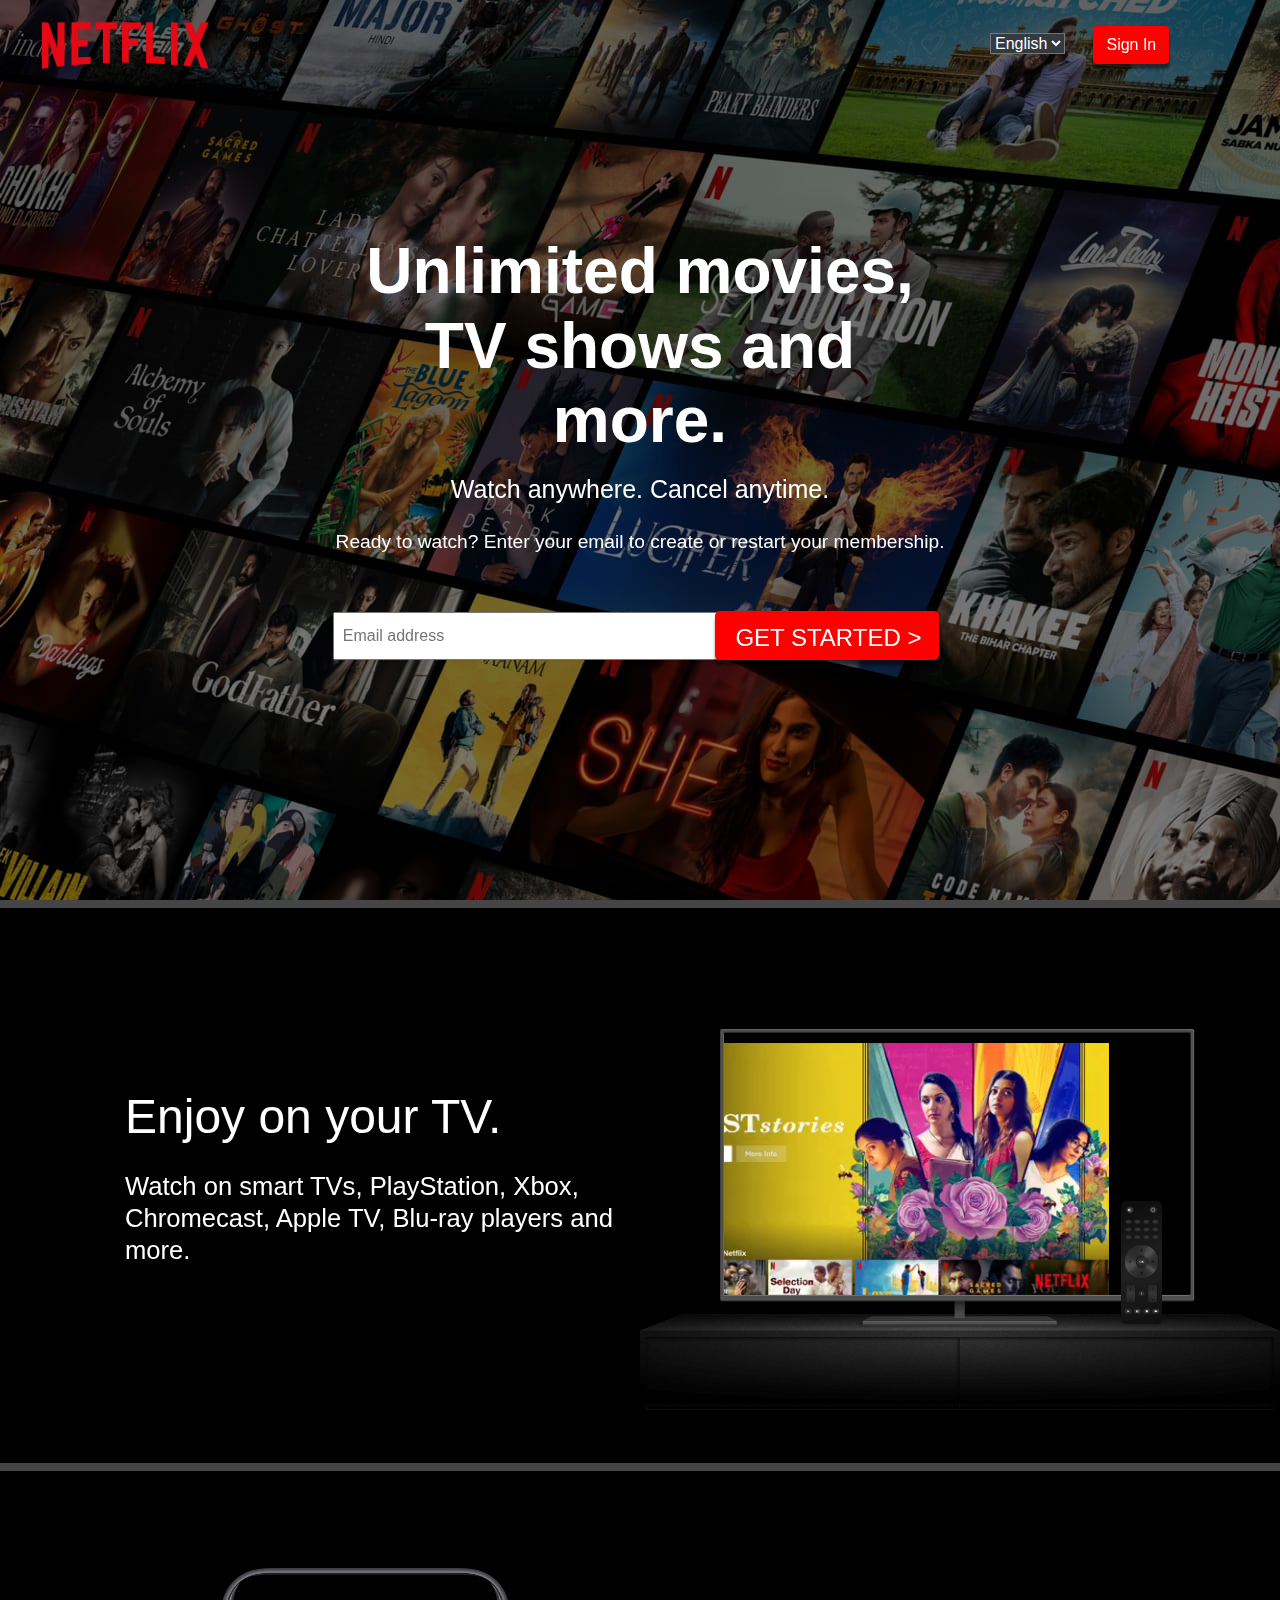
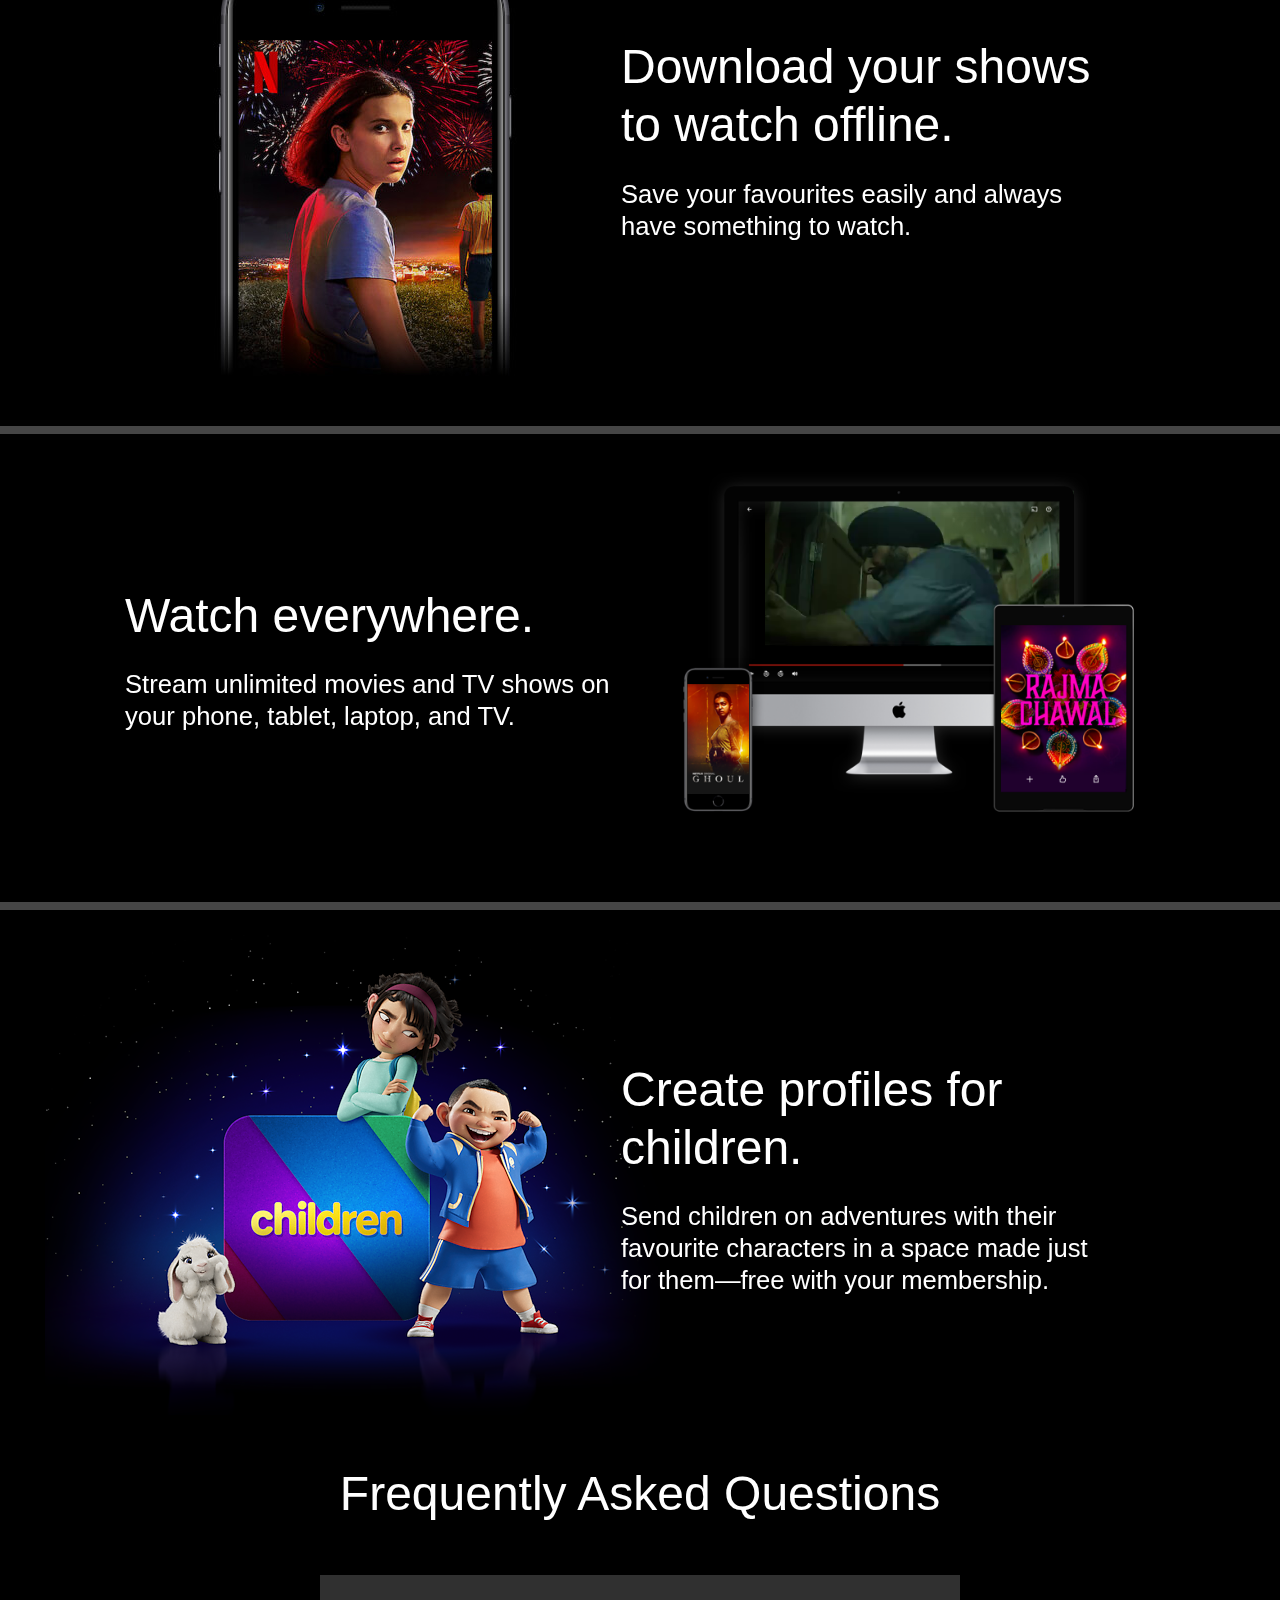
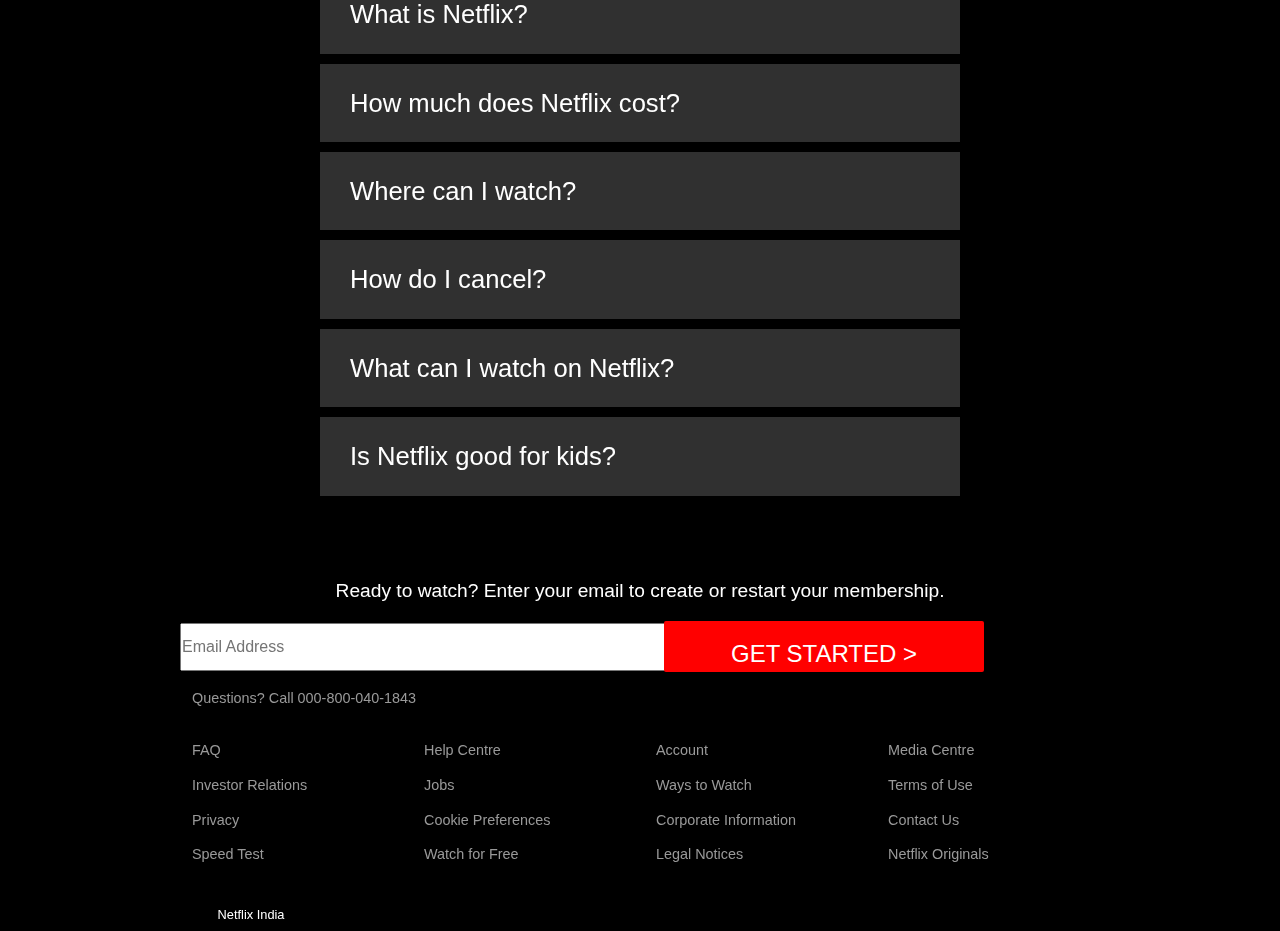
<file: index.html>
<!DOCTYPE html>
<html>
<head>
    <meta charset='utf-8'>
    <meta http-equiv='X-UA-Compatible' content='IE=edge'>
    <title>Netflix</title>
    <meta name='viewport' content='width=device-width, initial-scale=1'>
    <link rel='stylesheet' type='text/css' media='screen' href='style1.css'>
    <link rel="icon" type="image/x-icon" href="images/favicon.png">

    <!-- Required meta tags -->
    <meta charset="utf-8" />
    <meta
      name="viewport"
      content="width=device-width, initial-scale=1, shrink-to-fit=no"
    />

    <!-- Bootstrap CSS -->
    <link
      rel="stylesheet"
      href="https://cdn.jsdelivr.net/npm/bootstrap@4.0.0/dist/css/bootstrap.min.css"
      integrity="sha384-Gn5384xqQ1aoWXA+058RXPxPg6fy4IWvTNh0E263XmFcJlSAwiGgFAW/dAiS6JXm"
      crossorigin="anonymous"
    />

    <!-- font awesome Icon-->
    <link rel="stylesheet" href="https://cdnjs.cloudflare.com/ajax/libs/font-awesome/4.7.0/css/font-awesome.min.css">
</head>
<body>
    
    <header class="bg-image">
        <div class="logo d-flex">
            <a href="/login.html"><img src="./images/logo.png" alt="Netflix-logo" /></a>
            <div style="margin-left: 65%;">
                <div>
                      <!-- <svg xmlns="http://www.w3.org/2000/svg" viewBox="0 0 512 512"><path d="M352 256c0 22.2-1.2 43.6-3.3 64H163.3c-2.2-20.4-3.3-41.8-3.3-64s1.2-43.6 3.3-64H348.7c2.2 20.4 3.3 41.8 3.3 64zm28.8-64H503.9c5.3 20.5 8.1 41.9 8.1 64s-2.8 43.5-8.1 64H380.8c2.1-20.6 3.2-42 3.2-64s-1.1-43.4-3.2-64zm112.6-32H376.7c-10-63.9-29.8-117.4-55.3-151.6c78.3 20.7 142 77.5 171.9 151.6zm-149.1 0H167.7c6.1-36.4 15.5-68.6 27-94.7c10.5-23.6 22.2-40.7 33.5-51.5C239.4 3.2 248.7 0 256 0s16.6 3.2 27.8 13.8c11.3 10.8 23 27.9 33.5 51.5c11.6 26 21 58.2 27 94.7zm-209 0H18.6C48.6 85.9 112.2 29.1 190.6 8.4C165.1 42.6 145.3 96.1 135.3 160zM8.1 192H131.2c-2.1 20.6-3.2 42-3.2 64s1.1 43.4 3.2 64H8.1C2.8 299.5 0 278.1 0 256s2.8-43.5 8.1-64zM194.7 446.6c-11.6-26-20.9-58.2-27-94.6H344.3c-6.1 36.4-15.5 68.6-27 94.6c-10.5 23.6-22.2 40.7-33.5 51.5C272.6 508.8 263.3 512 256 512s-16.6-3.2-27.8-13.8c-11.3-10.8-23-27.9-33.5-51.5zM135.3 352c10 63.9 29.8 117.4 55.3 151.6C112.2 482.9 48.6 426.1 18.6 352H135.3zm358.1 0c-30 74.1-93.6 130.9-171.9 151.6c25.5-34.2 45.2-87.7 55.3-151.6H493.4z"/></svg> -->
                      
                      <select class="mr-4 bg-dark text-white">
                        <!-- <svg xmlns="http://www.w3.org/2000/svg" fill="white" viewBox="0 0 24 24" stroke-width="1" stroke="currentColor" class="w-6 h-6" width="23px">
                            <path stroke-linecap="round" stroke-linejoin="round" d="M12 21a9.004 9.004 0 008.716-6.747M12 21a9.004 9.004 0 01-8.716-6.747M12 21c2.485 0 4.5-4.03 4.5-9S14.485 3 12 3m0 18c-2.485 0-4.5-4.03-4.5-9S9.515 3 12 3m0 0a8.997 8.997 0 017.843 4.582M12 3a8.997 8.997 0 00-7.843 4.582m15.686 0A11.953 11.953 0 0112 10.5c-2.998 0-5.74-1.1-7.843-2.918m15.686 0A8.959 8.959 0 0121 12c0 .778-.099 1.533-.284 2.253m0 0A17.919 17.919 0 0112 16.5c-3.162 0-6.133-.815-8.716-2.247m0 0A9.015 9.015 0 013 12c0-1.605.42-3.113 1.157-4.418" />
                        </svg> -->
                        <option value="">English</option>              
                        <option value="">Hindi</option>
                </select>
                    <a href="login.html" class="btn btn-rounded text-white">Sign In</a>
                </div>     
            </div>
        </div>
        
        <div class="showcase-content">
            <h1>Unlimited movies, TV shows and more.</h1>
            <h3>Watch anywhere. Cancel anytime.</h3>
            <p>Ready to watch? Enter your email to create or restart your membership.</p>
            <input type="email" name="email" id="mail" placeholder="Email address">
            <a href="#" class="btn btn-lg showcase-btn">GET STARTED ></a>
        </div>
    </header>

    
    <section class="style-cards">

        <div class="card-1">
            <div class="desc-1">
                <h1>Enjoy on your TV.</h1>
                <h3>Watch on smart TVs, PlayStation, Xbox, Chromecast, Apple TV, Blu-ray players and more.</h3>
            </div>
            <img src="./images/tv.png" alt="Netflix TV">
            <video class="video-1" autoplay="" playsinline="" muted="" loop=""><source src="./video/1.m4v" type="video/mp4"></video>
        </div>

        <div class="card-2">
            <img src="./images/3.jpg" alt="Netflix Mobile">
            <div class="desc-2">
                <h1>Download your shows to watch offline.</h1>
                <h3>Save your favourites easily and always have something to watch.</h3>
            </div>
        </div>

        <div class="card-3">
            <div class="desc-3">
                <h1>Watch everywhere.</h1>
                <h3>Stream unlimited movies and TV shows on your phone, tablet, laptop, and TV.</h3>
            </div>
            <img src="./images/4.png" alt="Device-Pile-In">
            <video class="video-2" autoplay="" playsinline="" muted="" loop=""><source src="./video/2.m4v" type="video/mp4"></video>
        </div>

        <div class="card-4">
            <img src="./images/5.png" alt="Netflix Mobile">
            <div class="desc-0">
                <h1>Create profiles for children.</h1>
                <h3>Send children on adventures with their favourite characters in a space made just for them—free with your membership.</h3>
            </div>
        </div>
        
    </section>

    <section class="faq-questions">
        <div class="faq">
            <h1>Frequently Asked Questions</h1>
            <ul class="questions">
                <li>What is Netflix?</li>
                <li>How much does Netflix cost?</li>
                <li>Where can I watch?</li>
                <li>How do I cancel?</li>
                <li>What can I watch on Netflix?</li>
                <li>Is Netflix good for kids?</li>
            </ul>
            <p>Ready to watch? Enter your email to create or restart your membership.</p>
            <div class="input">
                <input type="email" name="email" placeholder="Email Address">
                <a href="#" type="button" class="btn-rounded"><button>GET STARTED ></button></a>
            </div>
        </div>
    </section>

    <footer class="footer">
        <p>Questions? Call 000-800-040-1843</p>
        <div class="footer-cols">
            <ul>
                <li><a href="#">FAQ</a></li>
                <li><a href="#">Investor Relations</a></li>
                <li><a href="#">Privacy</a></li>
                <li><a href="#">Speed Test</a></li>
            </ul>
            <ul>
                <li><a href="#">Help Centre</a></li>
                <li><a href="#">Jobs</a></li>
                <li><a href="#">Cookie Preferences</a></li>
                <li><a href="#">Watch for Free</a></li>
            </ul>
            <ul>
                <li><a href="#">Account</a></li>
                <li><a href="#">Ways to Watch</a></li>
                <li><a href="#">Corporate Information</a></li>
                <li><a href="#">Legal Notices</a></li>
            </ul>
            <ul>
                <li><a href="#">Media Centre</a></li>
                <li><a href="#">Terms of Use</a></li>
                <li><a href="#">Contact Us</a></li>
                <li><a href="#">Netflix Originals</a></li>
            </ul>
        </div>
    </footer>
        <h6 style="margin-left: 17%;"><small>Netflix India</small></h6>
</body>
</html>
</file>
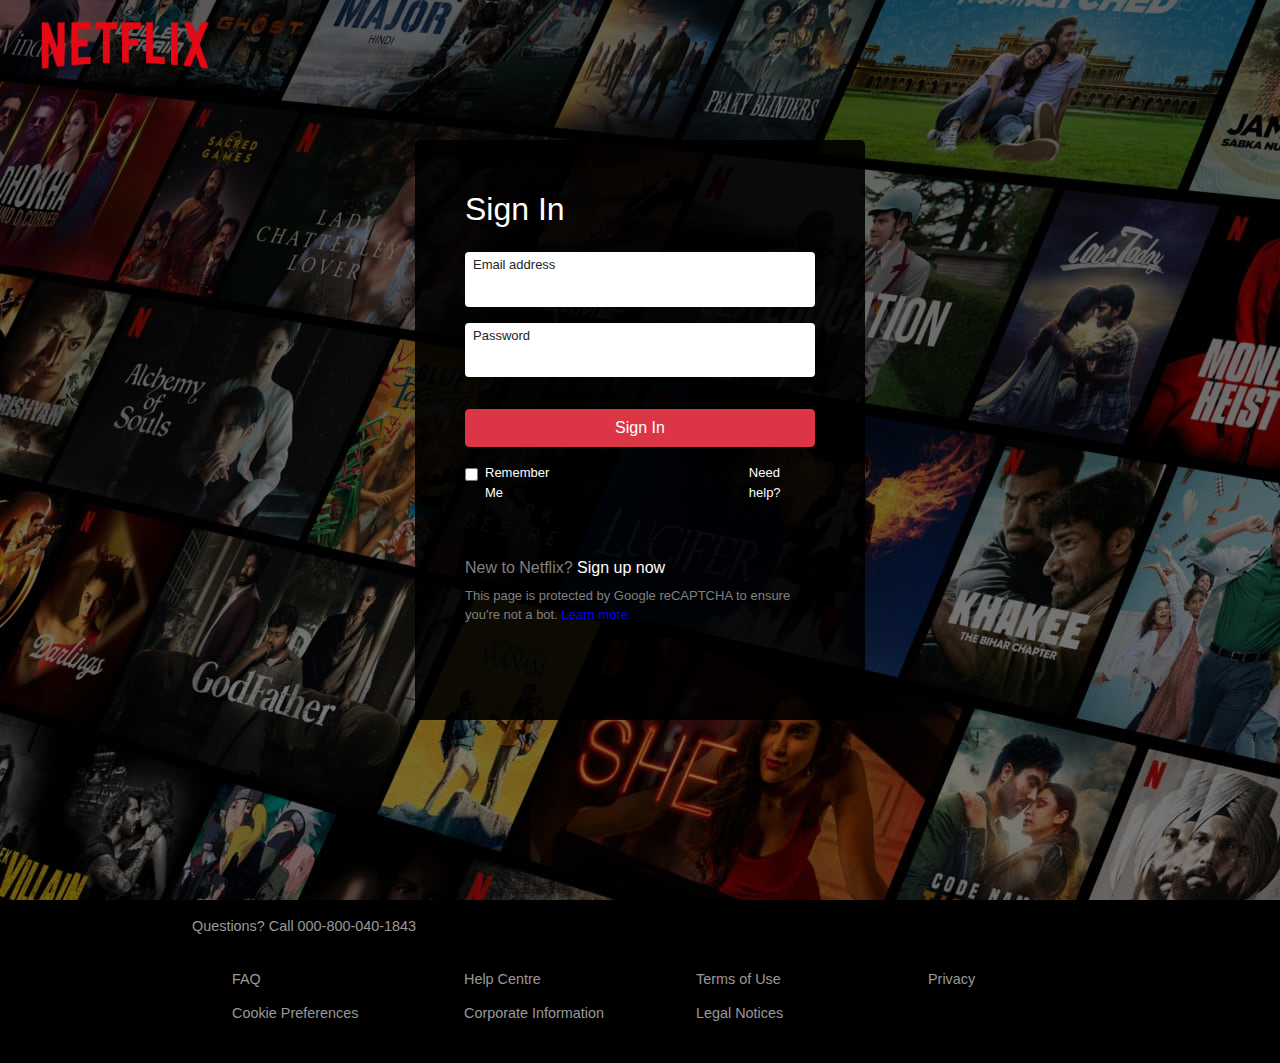
<file: login.html>
<!DOCTYPE html>
<html lang="en">
  <head>
    <!-- Required meta tags -->
    <meta charset="utf-8" />
    <meta
      name="viewport"
      content="width=device-width, initial-scale=1, shrink-to-fit=no"
    />
    <link rel="icon" type="image/x-icon" href="images/favicon.png">
    <!-- Bootstrap CSS -->
    <link
      rel="stylesheet"
      href="https://cdn.jsdelivr.net/npm/bootstrap@4.0.0/dist/css/bootstrap.min.css"
      integrity="sha384-Gn5384xqQ1aoWXA+058RXPxPg6fy4IWvTNh0E263XmFcJlSAwiGgFAW/dAiS6JXm"
      crossorigin="anonymous"
    />

    <link rel="stylesheet" href="style.css" />
    <title>Netflix</title>
  </head>
  <body>
    <div class="bg-image">
        <div class="logo">
            <a href="/login.html"><img src="./images/logo.png" alt="Netflix-logo" /></a>
        </div>

    <div class="d-flex justify-content-center align-item-center">
      <section class="login-box">
        <h2 class="text-white">Sign In</h2>

        <form class="mt-4">
            <div class="form-group mb-3 bg-white rounded px-2">
              <label for="exampleInputEmail1" class="form-label small-text">Email address</label>
              <input type="email" class="form-control border-0 p-0" id="exampleInputEmail1" aria-describedby="emailHelp">
            </div>
            <div class="form-group mb-3 bg-white rounded px-2">
              <label for="exampleInputPassword1" class="form-label small-text">Password</label>
              <input type="password" class="form-control border-0 p-0" id="exampleInputPassword1">
            </div>
            <button type="submit" class="btn btn-danger mt-3" style="width: 100%;">Sign In</button>

            <div class="form-check mb-3 mt-3 d-flex">
              <input type="checkbox" class="form-check-input" id="exampleCheck1">
              <label class="form-check-label text-white small-text" for="exampleCheck1">Remember Me</label>
              <label for="help" class="text-white small-text" style="margin-left: 54%;"><a href="" class="text-white">Need help?</a></label>
            </div>
        </form>

            <div class="mt-5">
                <h6 style="color: gray;">New to Netflix? <a class="text-white" href="index.html">Sign up now</a></h6>
                <p class="small-text" style="color: gray;">This page is protected by Google reCAPTCHA to ensure you're not a bot. <a style="color: blue;" href="#">Learn more.</a></p>
            </div>

      </section>
    </div>
</div>



<footer class="footer">
    <p>Questions? Call 000-800-040-1843</p>
    <div class="footer-cols">
        <ul>
            <li><a href="#">FAQ</a></li>
            <li><a href="#">Cookie Preferences</a></li>
        </ul>
        <ul>
            <li><a href="#">Help Centre</a></li>
            <li><a href="#">Corporate Information</a></li>
        </ul>
        <ul>
            <li><a href="#">Terms of Use</a></li>
            <li><a href="#">Legal Notices</a></li>
        </ul>
        <ul>
            <li><a href="#">Privacy</a></li>
        </ul>
    </div>
</footer>



    <!-- Optional JavaScript -->
    <!-- jQuery first, then Popper.js, then Bootstrap JS -->
    <script
      src="https://code.jquery.com/jquery-3.2.1.slim.min.js"
      integrity="sha384-KJ3o2DKtIkvYIK3UENzmM7KCkRr/rE9/Qpg6aAZGJwFDMVNA/GpGFF93hXpG5KkN"
      crossorigin="anonymous"
    ></script>
    <script
      src="https://cdn.jsdelivr.net/npm/popper.js@1.12.9/dist/umd/popper.min.js"
      integrity="sha384-ApNbgh9B+Y1QKtv3Rn7W3mgPxhU9K/ScQsAP7hUibX39j7fakFPskvXusvfa0b4Q"
      crossorigin="anonymous"
    ></script>
    <script
      src="https://cdn.jsdelivr.net/npm/bootstrap@4.0.0/dist/js/bootstrap.min.js"
      integrity="sha384-JZR6Spejh4U02d8jOt6vLEHfe/JQGiRRSQQxSfFWpi1MquVdAyjUar5+76PVCmYl"
      crossorigin="anonymous"
    ></script>
  </body>
</html>
</file>
<file: style1.css>
body {
  font-family: Arial, Helvetica, sans-serif;
  background: #000000 !important;
  color: #ffffff !important;
  display: block;
}

* {
  margin: 0;
  padding: 0;
}

.bg-image {
  background-image: linear-gradient(rgb(0, 0, 0, 0.491), rgb(0, 0, 0, 0.344)),
    url(./images/login-b_g);
  height: 100vh;
  font-family: Helvetica Neue, Segoe UI, Roboto, Ubuntu, sans-serif;
  width: auto;
}

@media only screen and (max-width: 510px) {
  .bg-image {
    width: 150vh;
  }

  .footer,
  .footer a {
    color: #999999;
    font-size: 2rem;
  }

  .footer p {
    margin-bottom: 2rem;
  }

  .footer .footer-cols {
    display: grid;
    grid-template-columns: repeat(4, 1fr);
    grid-gap: 2rem;
  }

  .footer li {
    line-height: 2.4;
    list-style: none;
  }
}

.logo {
  display: flex;
  width: 100vw;
  height: 90px;
  padding: 0px 40px;
  background-color: rgb(0, 0, 0, 0);
  align-items: center;
}

.logo img {
  width: 170px;
  height: 50px;
}

.showcase {
  width: 100%;
  height: 100vh;
  position: relative;
  background: url("./images/1.jpg") no-repeat center center/cover;
}

.showcase::after {
  content: "";
  position: absolute;
  top: 0;
  left: 0;
  width: 100%;
  height: 100%;
  z-index: 1;
  background: rgba(0, 0, 0, 0.4);
  box-shadow: 120px 100px 250px #000000, inset -120px -100px 250px #000000;
}

.showcase-top {
  position: relative;
  z-index: 2;
  height: 90px;
}

.showcase-top img {
  width: 140px;
  position: absolute;
  top: 50%;
  left: 0;
  transform: translate(40%, -50%);
}

.showcase-top a {
  position: absolute;
  top: 50%;
  right: 0;
  transform: translate(-60%, -50%);
}

.showcase-content {
  position: relative;
  margin: 0 26%;
  z-index: 2;
  display: flex;
  flex-direction: column;
  justify-content: center;
  text-align: center;
  align-items: center;
  margin-top: 9rem;
}

.showcase-content h1 {
  font-weight: 700;
  font-size: 64px;
  margin: 0 30px;
  max-width: 800px;
  line-height: 74.5px;
}

.showcase-content h3 {
  color: white;
  font-size: 25px;
  margin: 16px 0;
}

.showcase-content p {
  font-size: 19.2px;
  font-weight: 300;
  padding-top: 0.5rem;
  padding-bottom: 1rem;
}

.showcase-content input {
  position: absolute;
  left: 0;
  bottom: -8vh;
  width: 454px;
  height: 3rem;
  font-size: 1rem;
  padding-left: 0.5rem;
  display: inline-block;
}

.btn {
  display: inline-block;
  background: red;
  color: white;
  padding: 0.5rem 1.2rem;
  font-size: 1rem;
  text-align: center;
  border: none;
  cursor: pointer;
  border-radius: 2px;
  margin-right: 0.5rem;
  outline: none;
  box-shadow: 0 5px 3px rgba(0, 0, 0, 0.45);
}

.btn:hover {
  opacity: 0.9;
}

.btn-rounded {
  border-radius: 5px;
}

.showcase-content .btn-lg {
  position: absolute;
  right: 0;
  bottom: -8vh;
  padding: 0.5rem 1.2rem;
  font-size: 1.5rem;
  text-transform: uppercase;
  height: 49px;
  width: 14rem;
}

.cards-color {
  background-color: #141414 #f4f4f4;
}

.card-4,
.card-1,
.card-2,
.card-3 {
  border-top: 8px rgb(69, 69, 69) solid;
  padding: 50px;
}

.card-4 {
  position: relative;
  display: inline-grid;
  grid-template-columns: 40% 50%;
  text-align: left;
  align-items: center;
  padding: 25px 45px 50px;
}

.desc-0 {
  padding-left: 100px;
}

.card-1 {
  position: relative;
  display: inline-grid;
  grid-template-columns: 50% 40%;
  text-align: left;
  align-items: center;
  padding: 25px 45px 50px;
}

.desc-1 {
  padding-left: 80px;
}

.style-cards h1 {
  font-size: 3rem;
  padding: 1rem;
  padding-left: 0;
}

.style-cards h3 {
  font-size: 1.6rem;
  line-height: 2rem;
}

.card-1 video {
  position: relative;
  width: 100%;
  height: 54%;
  grid-column: 2/2;
  grid-row: 1/2;
  z-index: -1;
}

.card-1 img {
  grid-column: 2/2;
  grid-row: 1/2;
}

.card-2 {
  position: relative;
  display: inline-grid;
  grid-template-columns: 40% 50%;
  text-align: left;
  align-items: center;
  padding: 25px 45px 50px;
}

.desc-2 {
  padding-left: 100px;
}

.card-3 {
  position: relative;
  display: inline-grid;
  grid-template-columns: 50% 40%;
  text-align: left;
  align-items: center;
  padding: 25px 45px 50px;
}

.desc-3 {
  padding-left: 80px;
  padding-right: 20px;
}

.card-3 img {
  width: 110%;
  grid-column: 2/2;
  grid-row: 1/2;
}

.card-3 video {
  position: relative;
  top: -87px;
  left: 125px;
  width: 65%;
  height: 78%;
  grid-column: 2/2;
  grid-row: 1/2;
  z-index: -1;
}

.faq {
  text-align: center;
}

.faq h1 {
  padding-bottom: 40px;
  font-size: 3rem;
}

.questions {
  display: flex;
  flex-direction: column;
  flex-basis: 40%;
  align-items: center;
}

.questions li {
  padding: 20px 30px;
  margin: 5px;
  font-size: 1.6rem;
  background-color: #303030;
  color: white;
  text-align: left;
  width: 50%;
  list-style: none;
}

.faq p {
  padding-top: 60px;
  font-size: 1.2rem;
  font-weight: 200;
}

.input {
  display: inline-grid;
  align-items: center;
  grid-template-columns: 50% 40%;
}

.input input {
  width: 600px;
  height: 3rem;
}

.input button {
  height: 3.15rem;
  width: 320px;
  left: 20px;
  text-align: center;
  background-color: red;
  font-size: 1.5rem;
  padding: 15px 32px;
  border: none;
  border-radius: 2px;
  color: white;
  cursor: pointer;
}

.footer {
  max-width: 70%;
  margin: 1rem auto;
  overflow: auto;
}

.footer,
.footer a {
  color: #999999;
  font-size: 0.9rem;
}

.footer p {
  margin-bottom: 1.5rem;
}

.footer .footer-cols {
  display: grid;
  grid-template-columns: repeat(4, 1fr);
  grid-gap: 2rem;
}

.footer li {
  line-height: 2.4;
  list-style: none;
}
</file>
<file: style.css>
body{
  font-family: Arial, Helvetica, sans-serif;
  background: #000000 !important;
}

.bg-image{
    background-image: linear-gradient(rgb(0, 0, 0 , 0.491) , rgb(0, 0, 0 , 0.344)) , url(./images/login-b_g);
    height: 100vh;
    font-family: Helvetica Neue,Segoe UI,Roboto,Ubuntu,sans-serif;
}

.logo{
    display: flex;
    width: 100vw;
    height: 90px;
    padding: 0px 40px;
    background-color: rgb(0, 0, 0 , 0);
    align-items: center;
}

.logo img{
    width: 170px;
    height: 50px;
}

.login-box{
    width:  450px;
    height: 580px;
    background-color: rgb(0, 0, 0 , 0.899);
    border-radius: 5px;
    padding: 50px;
}

.login-box {
    max-width: 800px;
    margin: 50px auto;
    position: relative;
  }


  .small-text {
    font-size: 13px;
  }
  
  .form-control{
    box-shadow: none !important;
  }


  header a.button {
        background-color: red;
        color: white;
        text-decoration: none;
        padding: 7px 17px;
  }

  header select{
    background-color: black;
    color: #fff;
    padding: 7px 17px;
    border-radius: 3px;
    border-color: #fff;
  }



  .footer{
    max-width: 70%;
    margin: 1rem auto;
    overflow: auto;
}

.footer ,
.footer a{
    color: #999999;
    font-size: 0.9rem;
}

.footer p{
    margin-bottom: 1.5rem;
}

.footer .footer-cols{
    display: grid;
    grid-template-columns: repeat(4 , 1fr);
    grid-gap: 2rem;
}

.footer li{
    line-height: 2.4;
    list-style: none;
}
</file>
